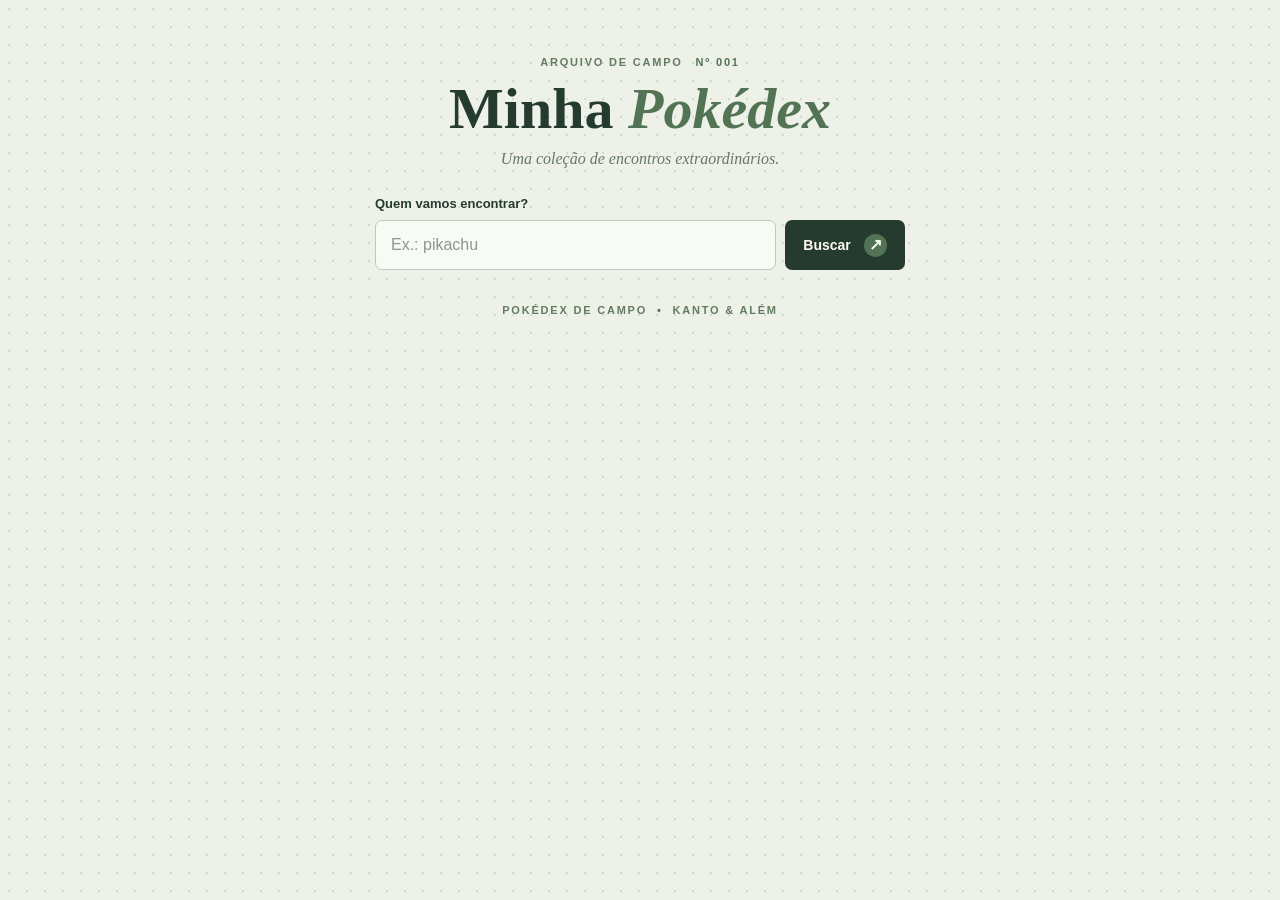
<file: API Pokemon/index.html>
<!DOCTYPE html>
<html lang="pt-BR">

<head>
    <meta charset="UTF-8">
    <meta name="viewport" content="width=device-width, initial-scale=1.0">
    <meta name="theme-color" content="#f4eee0">
    <title>Minha Pokédex</title>
    <link rel="stylesheet" href="style.css">
</head>

<body>
    <main class="pokedex">
        <header class="page-header">
            <p class="edition">Arquivo de campo <span>nº 001</span></p>
            <h1>Minha <span>Pokédex</span></h1>
            <p class="subtitle">Uma coleção de encontros extraordinários.</p>
        </header>

        <section class="search" aria-label="Buscar Pokémon">
            <label for="input">Quem vamos encontrar?</label>
            <div class="search-controls">
                <input type="text" id="input" placeholder="Ex.: pikachu" autocomplete="off">
                <button id="botao" type="button" aria-label="Buscar Pokémon">
                    <span>Buscar</span>
                    <span class="search-icon" aria-hidden="true">↗</span>
                </button>
            </div>
        </section>

        <div id="resultado" aria-live="polite"></div>
        <p class="footnote">POKÉDEX DE CAMPO <span>•</span> KANTO &amp; ALÉM</p>
    </main>

    <script src="script.js"></script>
</body>

</html>
</file>
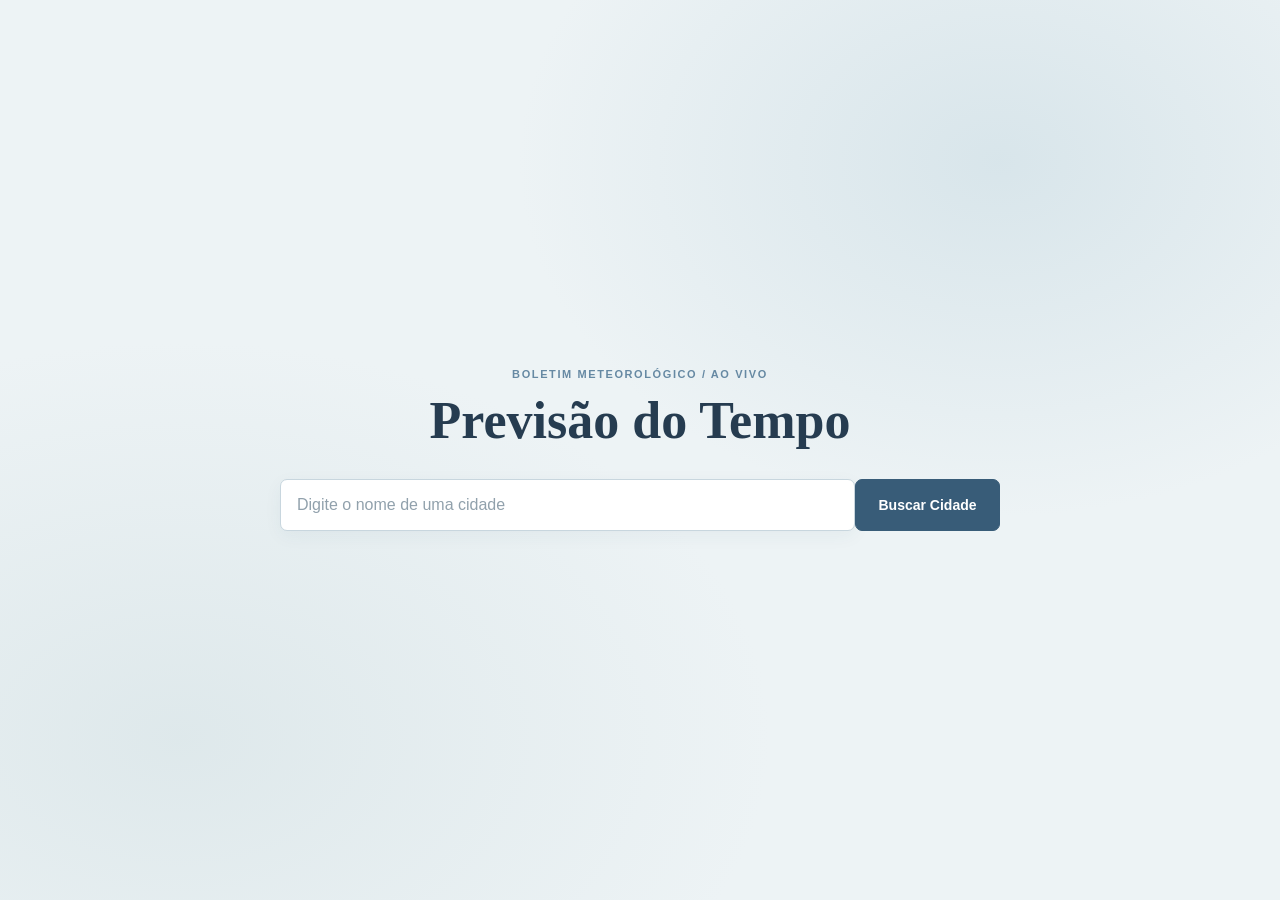
<file: Clima/index.html>
<!DOCTYPE html>
<html lang="pt-BR">
<head>
    <meta charset="UTF-8">
    <meta name="viewport" content="width=device-width, initial-scale=1.0">
    <title>Clima</title>
    <link rel="stylesheet" href="style.css">
</head>
<body>
    <h1>Previsão do Tempo</h1>

    <input type="text" id="input" placeholder="Digite o nome de uma cidade" aria-label="Nome da cidade">
    <button id="buscar" type="button">Buscar Cidade</button>
    <div id="resultado"></div>

    <script src="script.js"></script>
</body>
</html>
</file>
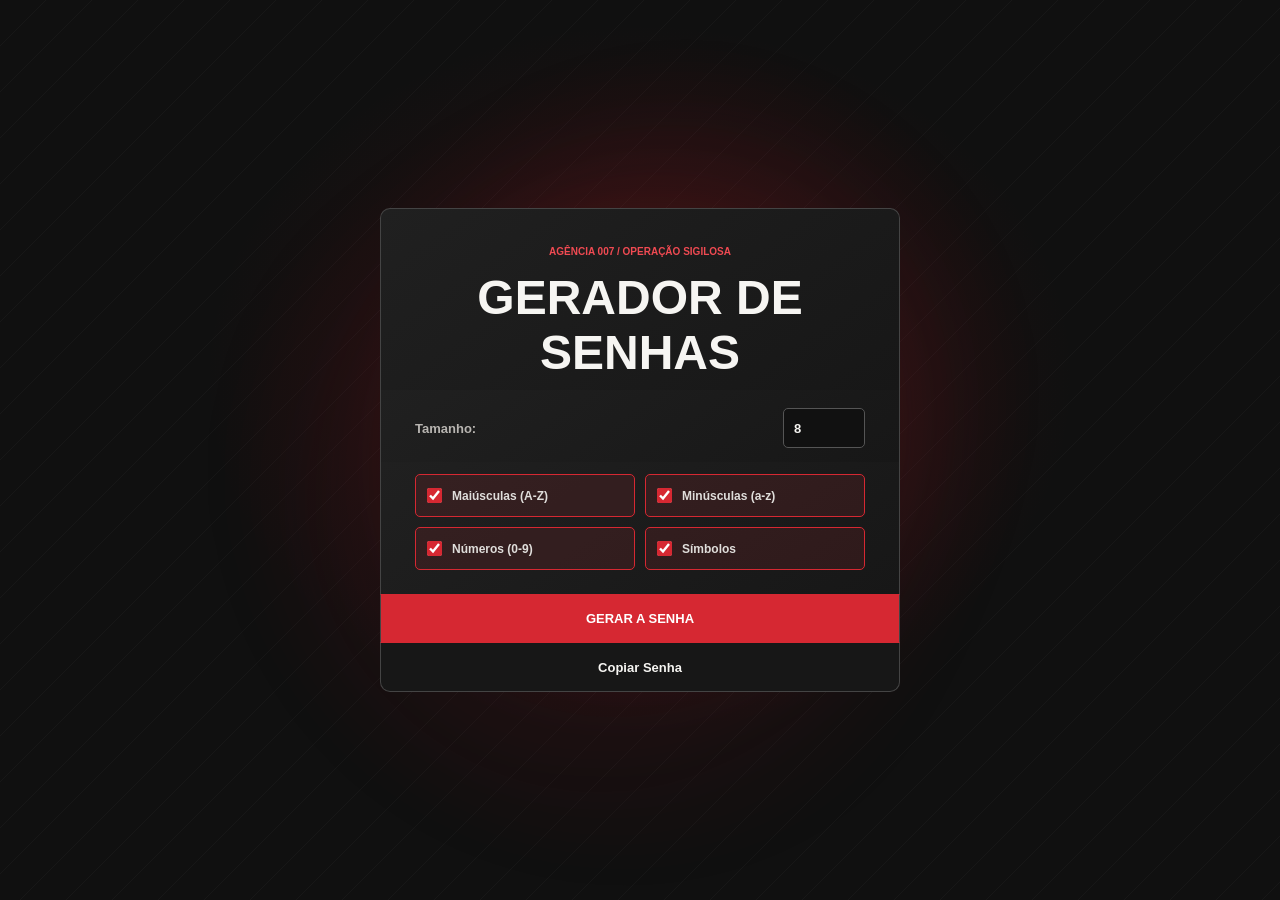
<file: Senha/index.html>
<!DOCTYPE html>
<html lang="en">
<head>
    <meta charset="UTF-8">
    <meta name="viewport" content="width=device-width, initial-scale=1.0">
    <link rel="stylesheet" href="style.css">
    <title>Senha</title>
</head>
<body>
    <h1>Gerador de Senhas</h1>
    <label>Tamanho: <input type="number" id="tamanho" value="8" min="4" max="32"></label>

    <div>
        <label><input type="checkbox" id="maiusculas" checked>Maiúsculas (A-Z)</label>
        <label><input type="checkbox" id="minusculas" checked>Minúsculas (a-z)</label>
        <label><input type="checkbox" id="numeros" checked>Números (0-9)</label>
        <label><input type="checkbox" id="simbolos" checked>Símbolos</label>
    </div>
    <button id="gerar">Gerar a senha</button>
    <p id="resultado"></p>
    <button id="copiar">Copiar Senha</button>

    <script src="script.js"></script>
</body>
</html>
</file>
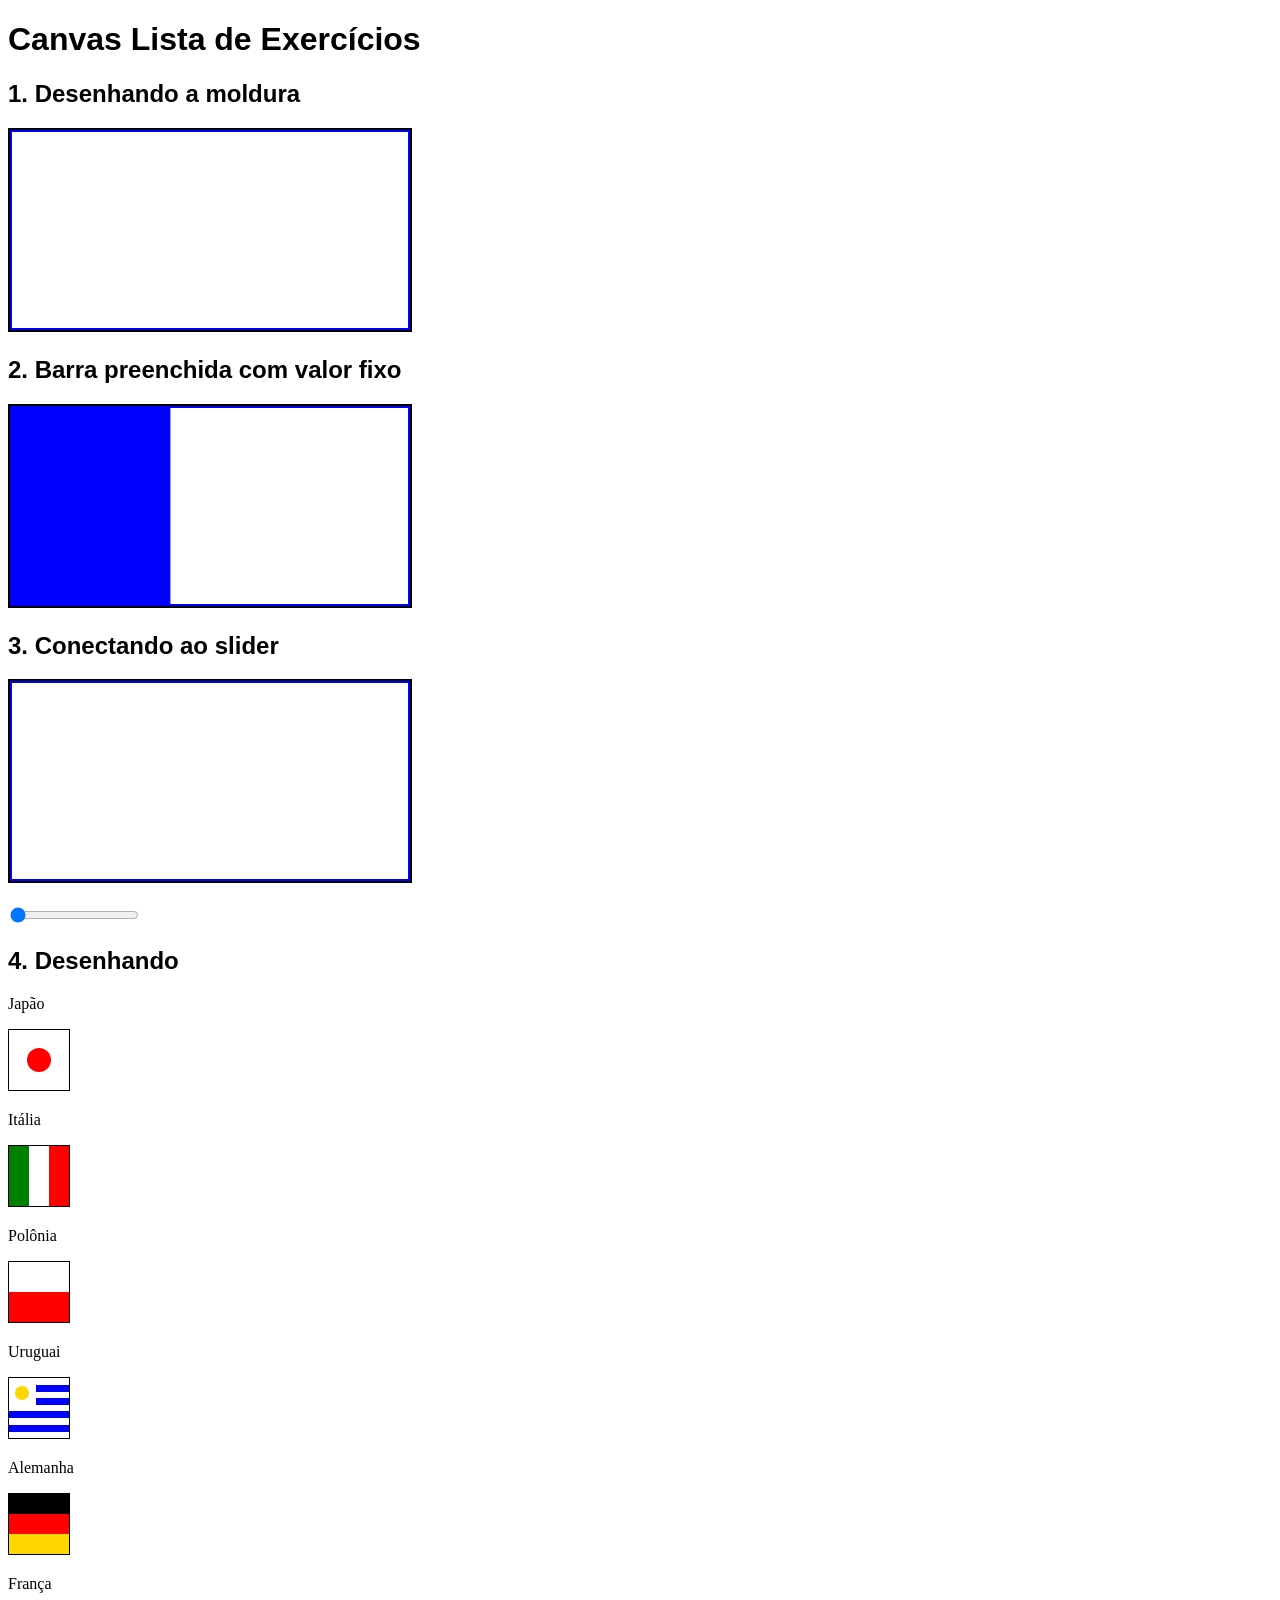
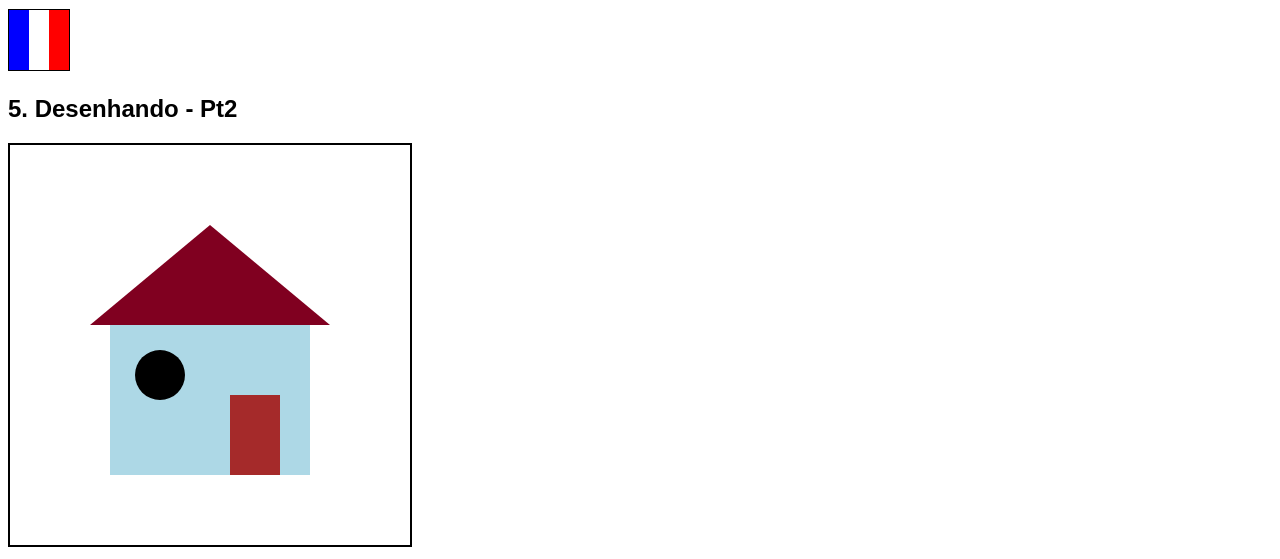
<file: Canvas/canvas.html>
<!DOCTYPE html>
<html lang="pt-br">

<head>
    <meta charset="UTF-8">
    <title>Canvas Lista de Exercícios</title>
    <link rel="stylesheet" href="canvas.css">
</head>

<body>

    <h1>Canvas Lista de Exercícios</h1>

    <h2>1. Desenhando a moldura</h2>
    <canvas id="canvas1" width="400" height="200" style="border: 2px solid black;"></canvas>


    <h2>2. Barra preenchida com valor fixo</h2>
    <canvas id="canvas2" width="400" height="200" style="border: 2px solid black;"></canvas>


    <h2>3. Conectando ao slider</h2>
    <canvas id="canvas3" width="400" height="200" style="border: 2px solid black;"></canvas>
    <br><br>
    <input type="range" id="progresso" min="0" max="200" value="0">


    <h2>4. Desenhando</h2>
    <p>Japão</p>
    <canvas id="japao" width="60" height="60" style="border: 1px solid black;"></canvas>
    <p>Itália</p>
    <canvas id="italia" width="60" height="60" style="border: 1px solid black;"></canvas>
    <p>Polônia</p>
    <canvas id="polonia" width="60" height="60" style="border: 1px solid black;"></canvas>
    <p>Uruguai</p>
    <canvas id="uruguai" width="60" height="60" style="border: 1px solid black;"></canvas>
    <p>Alemanha</p>
    <canvas id="alemanha" width="60" height="60" style="border: 1px solid black;"></canvas>
    <p>França</p>
    <canvas id="franca" width="60" height="60" style="border: 1px solid black;"></canvas>


    <h2>5. Desenhando - Pt2</h2>
    <canvas id="canvas5" width="400" height="400" style="border: 2px solid black;"></canvas>
    <script src="canvas.js"></script>

</body>
</html>
</file>
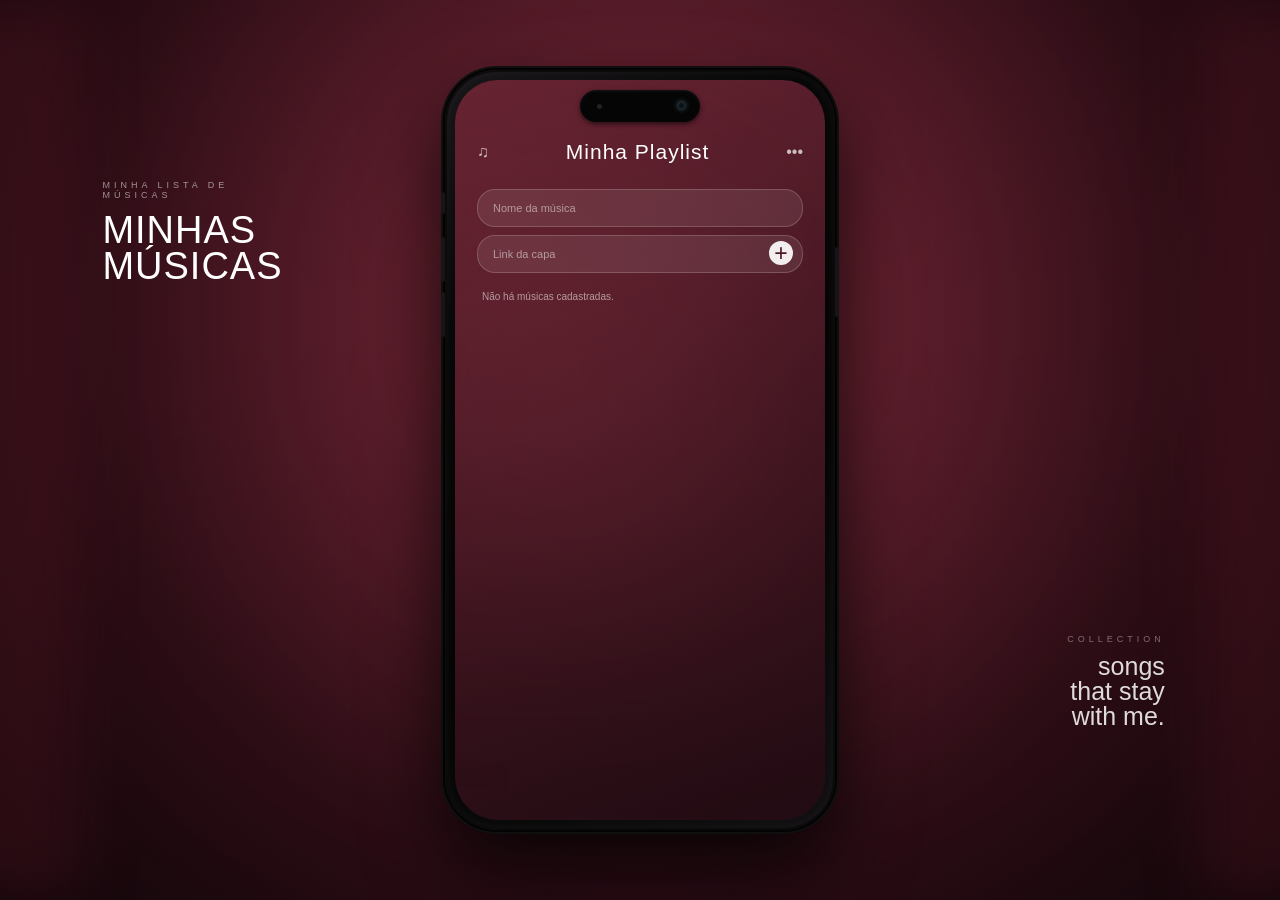
<file: LocalStorage/local.html>
<!DOCTYPE html>
<html lang="pt-br">

<head>
    <meta charset="UTF-8">
    <meta name="viewport" content="width=device-width, initial-scale=1.0">
    <title>LocalStorage - Música</title>

    <link rel="stylesheet" href="local.css">
</head>

<body>

    <div class="lado-esquerdo"></div>
    <div class="lado-direito"></div>

    <main>

        <div class="titulo">
            <p>MINHA LISTA DE MÚSICAS</p>
            <h1>MINHAS<br>MÚSICAS</h1>
        </div>

        <div class="celular">


            <div class="botao-silencioso"></div>
            <div class="botao-volume-1"></div>
            <div class="botao-volume-2"></div>
            <div class="botao-lateral"></div>


            <div class="tela">

                <div class="camera">

                    <div class="camera-ponto"></div>

                    <div class="camera-lente"></div>

                </div>


                <div class="conteudo">

                    <div class="topo">
                        <span>♫</span>

                        <h2>Minha Playlist</h2>

                        <span>•••</span>
                    </div>


                    <div class="adicionar">

                        <input type="text" id="musica" placeholder="Nome da música">

                        <input type="text" id="imagem" placeholder="Link da capa">

                        <button id="adicionar">+</button>

                    </div>


                    <p id="mensagem"></p>


                    <ul id="lista"></ul>

                </div>

            </div>

        </div>


        <div class="texto-lateral">

            <p>COLLECTION</p>

            <span>
                songs<br>
                that stay<br>
                with me.
            </span>

        </div>

    </main>


    <script src="local.js"></script>

</body>

</html>
</file>
<file: API Pokemon/style.css>
:root {
	color-scheme: light;
	--ink: #263b30;
	--muted: #68776c;
	--paper: #edf1e8;
	--accent: #527354;
	--highlight: #a8bb91;
	--green: #627b61;
}

* {
	box-sizing: border-box;
}

body {
	min-width: 320px;
	min-height: 100vh;
	margin: 0;
	padding: 56px 20px 40px;
	color: var(--ink);
	background-color: var(--paper);
	background-image: radial-gradient(#d0dacb 0.8px, transparent 0.8px);
	background-size: 18px 18px;
	font-family: "Trebuchet MS", "Segoe UI", sans-serif;
}

.pokedex {
	width: min(100%, 530px);
	margin: 0 auto;
}

.page-header {
	margin-bottom: 28px;
	text-align: center;
}

.edition,
.footnote {
	color: var(--green);
	font-size: 11px;
	font-weight: 800;
	letter-spacing: 1.8px;
	text-transform: uppercase;
}

.edition {
	margin: 0 0 12px;
}

.edition span {
	margin-left: 8px;
	color: var(--accent);
}

h1 {
	margin: 0;
	font-family: Georgia, "Times New Roman", serif;
	font-size: clamp(38px, 10vw, 58px);
	font-weight: 700;
	line-height: 1;
}

h1 span {
	color: var(--accent);
	font-style: italic;
}

.subtitle {
	margin: 12px 0 0;
	color: var(--muted);
	font-family: Georgia, "Times New Roman", serif;
	font-size: 16px;
	font-style: italic;
}

.search {
	margin-bottom: 30px;
}

.search label {
	display: block;
	margin-bottom: 9px;
	font-size: 13px;
	font-weight: 800;
}

.search-controls {
	display: flex;
	gap: 9px;
}

#input {
	width: 100%;
	min-width: 0;
	height: 50px;
	padding: 0 15px;
	border: 1.5px solid #bdcabb;
	border-radius: 7px;
	outline: none;
	color: var(--ink);
	background: #f8faf5;
	font: inherit;
	transition: border-color 160ms ease, box-shadow 160ms ease;
}

#input::placeholder {
	color: #8b988a;
}

#input:focus {
	border-color: var(--green);
	box-shadow: 0 0 0 3px rgb(98 123 97 / 18%);
}

#botao {
	display: inline-flex;
	flex: 0 0 auto;
	align-items: center;
	justify-content: center;
	gap: 13px;
	min-width: 120px;
	height: 50px;
	padding: 0 15px;
	border: 0;
	border-radius: 7px;
	color: #fffaf0;
	background: var(--ink);
	cursor: pointer;
	font: inherit;
	font-size: 14px;
	font-weight: 800;
	transition: background-color 160ms ease, transform 160ms ease;
}

#botao:hover {
	background: #3c6047;
	transform: translateY(-1px);
}

#botao:focus-visible {
	outline: 3px solid var(--highlight);
	outline-offset: 3px;
}

.search-icon {
	display: grid;
	width: 23px;
	height: 23px;
	place-items: center;
	border-radius: 50%;
	color: #f5f7ef;
	background: var(--accent);
	font-size: 16px;
	line-height: 1;
}

#resultado:empty {
	display: none;
}

#resultado {
	position: relative;
	overflow: hidden;
	width: min(100%, 370px);
	min-height: 430px;
	margin: 0 auto;
	padding: 20px;
	border: 2px solid #385742;
	border-radius: 13px;
	color: var(--ink);
	background: #aabd91;
	box-shadow: 0 5px 0 #718a67, 0 12px 26px rgb(38 59 48 / 16%);
	text-align: center;
}

#resultado:has(img)::before {
	position: absolute;
	z-index: 0;
	inset: 8px;
	border: 1px solid rgb(255 255 255 / 62%);
	border-radius: 8px;
	content: "";
	pointer-events: none;
}

#resultado h2 {
	position: relative;
	z-index: 1;
	margin: 0 0 14px;
	padding: 0 4px 12px;
	border-bottom: 2px solid rgb(56 87 66 / 35%);
	color: #2d4938;
	font-family: Georgia, "Times New Roman", serif;
	font-size: 27px;
	font-variant: small-caps;
	line-height: 1.1;
	text-transform: capitalize;
}

#resultado img {
	position: relative;
	z-index: 1;
	display: block;
	width: 100%;
	height: 270px;
	margin: 0 auto;
	border: 2px solid #45634a;
	border-radius: 5px;
	background-color: #dce5d4;
	background-image: radial-gradient(#c1d0b8 1px, transparent 1px);
	background-size: 13px 13px;
	image-rendering: pixelated;
	object-fit: contain;
}

#resultado:has(img)::after {
	position: relative;
	z-index: 1;
	display: block;
	margin-top: 17px;
	color: #3c5945;
	content: "REGISTRO DE POKÉMON  •  KANTO & ALÉM";
	font-size: 9px;
	font-weight: 900;
	letter-spacing: 1.2px;
}

#resultado:not(:has(img)) {
	display: grid;
	min-height: 90px;
	place-items: center;
	border-color: #c3d1bf;
	color: #49634c;
	background: #e4ece1;
	box-shadow: none;
	font-size: 14px;
	font-weight: 700;
}

.footnote {
	margin: 34px 0 0;
	text-align: center;
}

.footnote span {
	padding: 0 5px;
	color: var(--accent);
}

@media (max-width: 420px) {
	body {
		padding: 42px 16px 30px;
	}

	.search-controls {
		gap: 7px;
	}

	#botao {
		min-width: 104px;
		gap: 8px;
		padding: 0 11px;
	}

	#resultado {
		min-height: 390px;
		padding: 17px;
	}

	#resultado img {
		height: 235px;
	}
}
</file>
<file: Clima/style.css>
:root {
	color-scheme: light;
	--ink: #263c50;
	--muted: #738797;
	--blue: #6689a3;
	--blue-deep: #385c78;
	--line: #d7e2e8;
	--surface: #ffffff;
	--canvas: #edf3f5;
}

* {
	box-sizing: border-box;
}

body {
	display: grid;
	grid-template-columns: minmax(0, 575px) 145px;
	justify-content: center;
	align-content: center;
	align-items: center;
	min-height: 100vh;
	width: auto;
	margin: 0;
	padding: 56px 20px;
	color: var(--ink);
	background:
		radial-gradient(ellipse at 78% 18%, rgb(199 218 226 / 55%), transparent 34%),
		radial-gradient(ellipse at 14% 82%, rgb(213 226 229 / 62%), transparent 38%),
		var(--canvas);
	font-family: "Trebuchet MS", "Segoe UI", sans-serif;
}

h1 {
	grid-column: 1 / -1;
	width: 100%;
	margin: 0 0 30px;
	color: var(--ink);
	font-family: Georgia, "Times New Roman", serif;
	font-size: clamp(36px, 8vw, 52px);
	font-weight: 600;
	line-height: 1.08;
	text-align: center;
}

h1::before {
	display: block;
	margin-bottom: 12px;
	color: var(--blue);
	content: "BOLETIM METEOROLÓGICO  /  AO VIVO";
	font-family: "Trebuchet MS", "Segoe UI", sans-serif;
	font-size: 11px;
	font-weight: 800;
	letter-spacing: 1.6px;
}

#input,
#buscar {
	height: 52px;
	border-radius: 7px;
	font: inherit;
}

#input {
	width: 100%;
	padding: 0 16px;
	border: 1px solid #c8d6de;
	outline: none;
	color: var(--ink);
	background: var(--surface);
	box-shadow: 0 5px 18px rgb(48 73 91 / 5%);
	transition: border-color 160ms ease, box-shadow 160ms ease;
}

#input::placeholder {
	color: #91a1ac;
}

#input:focus {
	border-color: var(--blue);
	box-shadow: 0 0 0 3px rgb(102 137 163 / 17%);
}

#buscar {
	width: 100%;
	margin: 0;
	padding: 0 18px;
	border: 1px solid var(--blue-deep);
	color: #fff;
	background: var(--blue-deep);
	font-size: 14px;
	font-weight: 700;
	cursor: pointer;
	transition: background-color 160ms ease, transform 160ms ease;
}

#buscar:hover {
	background: #2e4d65;
	transform: translateY(-1px);
}

#buscar:focus-visible {
	outline: 3px solid #9db5c5;
	outline-offset: 3px;
}

#resultado:empty {
	display: none;
}

#resultado {
	grid-column: 1 / -1;
	width: 100%;
	margin-top: 26px;
	padding: 26px;
	border: 1px solid var(--line);
	border-radius: 10px;
	background: rgb(255 255 255 / 88%);
	box-shadow: 0 14px 36px rgb(47 73 90 / 8%);
	animation: arrive 300ms ease both;
}

#resultado h2:first-of-type {
	margin: 0 0 16px;
	color: var(--muted);
	font-size: 14px;
	font-weight: 700;
}

#resultado h2:nth-of-type(2) {
	margin: 0 0 8px;
	color: var(--blue-deep);
	font-family: Georgia, "Times New Roman", serif;
	font-size: 29px;
	font-weight: 600;
}

#resultado p {
	margin: 0;
	color: var(--ink);
	font-size: 18px;
	font-weight: 700;
}

#resultado ul {
	display: grid;
	grid-template-columns: repeat( auto-fit, minmax(150px, 1fr) );
	gap: 9px;
	margin: 24px 0 0;
	padding: 18px 0 0;
	border-top: 1px solid var(--line);
	list-style: none;
}

#resultado li {
	min-height: 62px;
	padding: 12px;
	border: 1px solid #e0e9ed;
	border-radius: 6px;
	color: #496174;
	background: #f4f8f9;
	font-size: 13px;
	font-weight: 700;
	line-height: 1.5;
}

#resultado:not(:has(ul)) {
	color: var(--blue-deep);
	font-size: 15px;
	font-weight: 700;
}

@keyframes arrive {
	from {
		opacity: 0;
		transform: translateY(7px);
	}
	to {
		opacity: 1;
		transform: translateY(0);
	}
}

@media (max-width: 680px) {
	body {
		grid-template-columns: minmax(0, 1fr);
		align-content: start;
		padding: 15vh 16px 40px;
	}

	h1 {
		margin-bottom: 24px;
	}

	h1::before {
		font-size: 9px;
	}

	#input,
	#buscar {
		width: 100%;
		margin: 0;
	}

	#buscar {
		margin-top: 9px;
	}

	#resultado {
		margin-top: 22px;
		padding: 20px;
	}

	#resultado ul {
		grid-template-columns: repeat(2, minmax(0, 1fr));
	}
}
</file>
<file: Senha/style.css>
:root {
	color-scheme: dark;
	--night: #101010;
	--panel: #1b1b1b;
	--panel-light: #292929;
	--red: #d62832;
	--red-light: #f04a52;
	--text: #f6f5f2;
	--muted: #b8b5b1;
}

* {
	box-sizing: border-box;
}

body {
	position: relative;
	isolation: isolate;
	display: flex;
	min-height: 100vh;
	flex-direction: column;
	align-items: center;
	justify-content: center;
	margin: 0;
	padding: 48px 20px;
	color: var(--text);
	background:
		radial-gradient(ellipse at 50% 42%, rgb(164 24 32 / 20%), transparent 48%),
		linear-gradient(135deg, transparent 49.8%, rgb(255 255 255 / 3%) 50%, transparent 50.2%),
		var(--night);
	background-size: auto, 46px 46px, auto;
	font-family: "Arial Black", Impact, sans-serif;
}

body::before {
	position: fixed;
	z-index: -1;
	top: 50%;
	left: 50%;
	width: min(780px, 112vw);
	aspect-ratio: 1;
	border-radius: 50%;
	background:
		radial-gradient(ellipse at 47% 48%, rgb(214 40 50 / 42%), transparent 37%),
		radial-gradient(ellipse at 56% 43%, rgb(164 24 32 / 38%), transparent 53%),
		radial-gradient(ellipse at 43% 58%, rgb(115 16 24 / 32%), transparent 61%);
	content: "";
	filter: blur(38px);
	opacity: 0.8;
	pointer-events: none;
	transform: translate(-50%, -50%);
	animation: red-haze 6s ease-in-out infinite alternate;
}

@keyframes red-haze {
	from {
		opacity: 0.58;
		transform: translate(-50%, -50%) scale(0.94);
	}
	to {
		opacity: 0.88;
		transform: translate(-50%, -50%) scale(1.04);
	}
}

h1 {
	position: relative;
	width: min(100%, 520px);
	margin: 0;
	padding: 37px 34px 10px;
	border: 1px solid #444;
	border-bottom: 0;
	border-radius: 10px 10px 0 0;
	color: var(--text);
	background: linear-gradient(145deg, #202020, #171717);
	font-family: Impact, "Arial Black", sans-serif;
	font-size: clamp(34px, 8vw, 48px);
	font-weight: 900;
	text-align: center;
	text-transform: uppercase;
}

h1::before {
	display: block;
	margin-bottom: 13px;
	color: var(--red-light);
	content: "AGÊNCIA 007  /  OPERAÇÃO SIGILOSA";
	font-family: "Arial Black", Impact, sans-serif;
	font-size: 10px;
	font-weight: 800;
	letter-spacing: 0;
}

body > label,
body > div,
#gerar,
#resultado,
#copiar {
	width: min(100%, 520px);
	border-right: 1px solid #444;
	border-left: 1px solid #444;
	background: linear-gradient(145deg, #202020, #171717);
}

body > label {
	display: flex;
	align-items: center;
	justify-content: space-between;
	gap: 16px;
	padding: 18px 34px 14px;
	color: var(--muted);
	font-size: 13px;
	font-weight: 800;
}

#tamanho {
	width: 82px;
	height: 40px;
	padding: 0 10px;
	border: 1px solid #555;
	border-radius: 5px;
	outline: none;
	color: var(--text);
	background: #111;
	font: inherit;
	font-variant-numeric: tabular-nums;
}

#tamanho:focus {
	border-color: var(--red);
	box-shadow: 0 0 0 3px rgb(214 40 50 / 20%);
}

body > div {
	display: grid;
	grid-template-columns: repeat(2, minmax(0, 1fr));
	gap: 10px;
	padding: 12px 34px 24px;
}

body > div label {
	display: flex;
	min-height: 43px;
	align-items: center;
	gap: 10px;
	padding: 0 11px;
	border: 1px solid #3d3d3d;
	border-radius: 5px;
	color: #e0dedb;
	background: rgb(10 10 10 / 35%);
	font-size: 12px;
	font-weight: 700;
	cursor: pointer;
	transition: border-color 160ms ease, background-color 160ms ease;
}

body > div label:has(input:checked) {
	border-color: var(--red);
	background: rgb(214 40 50 / 12%);
}

body > div input {
	width: 15px;
	height: 15px;
	flex: 0 0 auto;
	margin: 0;
	accent-color: var(--red);
	cursor: pointer;
}

#gerar,
#copiar {
	min-height: 49px;
	border-top: 0;
	color: var(--text);
	font: inherit;
	font-size: 13px;
	font-weight: 800;
	cursor: pointer;
	transition: background-color 160ms ease, color 160ms ease, transform 160ms ease;
}

#gerar {
	width: min(100%, 520px);
	border-top: 1px solid var(--red);
	border-bottom: 1px solid var(--red);
	border-radius: 0;
	color: #fff;
	background: var(--red);
	letter-spacing: 0;
	text-transform: uppercase;
}

#gerar:hover {
	background: #ed3741;
	transform: translateY(-1px);
}

#resultado {
	display: grid;
	min-height: 79px;
	place-items: center;
	margin: 0;
	padding: 18px 24px;
	border-bottom: 0;
	color: var(--red-light);
	font-family: Consolas, "Courier New", monospace;
	font-size: clamp(17px, 5vw, 23px);
	font-weight: 700;
	letter-spacing: 0;
	overflow-wrap: anywhere;
	text-align: center;
}

#resultado:empty {
	display: none;
}

#copiar {
	margin-bottom: 0;
	border-bottom: 1px solid #444;
	border-radius: 0 0 10px 10px;
	color: var(--text);
	background: #171717;
}

#copiar:hover {
	color: #fff;
	background: var(--panel-light);
	border-color: var(--red);
}

#gerar:focus-visible,
#copiar:focus-visible,
body > div label:has(input:focus-visible) {
	outline: 2px solid var(--red-light);
	outline-offset: 3px;
}

@media (max-width: 420px) {
	body {
		padding: 28px 16px;
	}

	h1 {
		padding: 29px 20px 8px;
	}

	body > label {
		padding-right: 20px;
		padding-left: 20px;
	}

	body > div {
		gap: 8px;
		padding: 10px 20px 20px;
	}

	body > div label {
		gap: 7px;
		padding: 0 8px;
		font-size: 11px;
	}
}
</file>
<file: Canvas/canvas.css>
h2 {
    font-family: 'Lucida Sans', 'Lucida Sans Regular', 'Lucida Grande', 'Lucida Sans Unicode', Geneva, Verdana, sans-serif;
}
h1 {
    font-family: 'Lucida Sans', 'Lucida Sans Regular', 'Lucida Grande', 'Lucida Sans Unicode', Geneva, Verdana, sans-serif;
}
</file>
<file: LocalStorage/local.css>
* {
    margin: 0;
    padding: 0;
    box-sizing: border-box;
}

body {
    font-family: Arial, sans-serif;
    min-height: 100vh;

    background:
        radial-gradient(
            circle at 50% 35%,
            #7a2635 0%,
            #541b28 30%,
            #2b0d15 65%,
            #100609 100%
        );

    color: white;
    overflow: hidden;
}


/* =========================
   BRILHO DO FUNDO
========================= */

body::before {
    content: "";

    position: fixed;

    width: 600px;
    height: 600px;

    left: 50%;
    top: 35%;

    transform: translate(-50%, -50%);

    background: #8b3040;

    filter: blur(150px);

    opacity: 0.28;

    pointer-events: none;
}


/* =========================
   LATERAIS
========================= */

.lado-esquerdo,
.lado-direito {
    position: fixed;

    width: 180px;
    height: 100vh;

    background: rgba(91, 24, 39, 0.45);

    filter: blur(30px);

    opacity: 0.7;
}

.lado-esquerdo {
    left: -100px;
}

.lado-direito {
    right: -100px;
}


/* =========================
   PRINCIPAL
========================= */

main {
    width: 100%;
    height: 100vh;

    display: flex;

    justify-content: center;
    align-items: center;

    position: relative;
}


/* =========================
   TÍTULO LATERAL
========================= */

.titulo {
    position: absolute;

    left: 8%;
    top: 20%;

    width: 190px;

    z-index: 2;
}

.titulo p {
    font-size: 9px;

    letter-spacing: 4px;

    color: rgba(255, 255, 255, 0.55);

    margin-bottom: 12px;
}

.titulo h1 {
    font-size: 38px;

    line-height: 0.95;

    letter-spacing: 1px;

    font-weight: 500;

    transition: letter-spacing 0.4s;
}


/* Hover do título */

.titulo h1:hover {
    letter-spacing: 3px;
}


/* =========================
   CELULAR
   SEM MOVIMENTO
========================= */

.celular {
    position: relative;

    width: 390px;
    height: 760px;

    padding: 8px;

    border-radius: 52px;

    background:
        linear-gradient(
            145deg,
            #181618,
            #080708 25%,
            #040404 60%,
            #121012
        );

    border: 2px solid #0c0b0c;

    z-index: 5;

    box-shadow:
        0 0 0 2px #030303,
        0 0 0 4px #100f10,
        inset 0 0 10px rgba(255, 255, 255, 0.05),
        0 35px 80px rgba(0, 0, 0, 0.85);
}


/* =========================
   TELA
========================= */

.tela {
    width: 100%;
    height: 100%;

    border-radius: 43px;

    overflow: hidden;

    position: relative;

    background:
        linear-gradient(
            160deg,
            #652331,
            #401520 48%,
            #210b12 100%
        );

    color: white;
}


/* =========================
   BRILHO DA TELA
========================= */

.tela::before {
    content: "";

    position: absolute;

    width: 400px;
    height: 400px;

    left: -100px;
    top: 100px;

    background: #a13b4b;

    filter: blur(110px);

    opacity: 0.22;

    pointer-events: none;
}


/* =========================
   DYNAMIC ISLAND
   SEM MOVIMENTO
========================= */

.camera {
    position: absolute;

    width: 120px;
    height: 32px;

    top: 10px;
    left: 50%;

    transform: translateX(-50%);

    background: #050505;

    border-radius: 20px;

    z-index: 20;

    box-shadow:
        inset 0 1px 3px rgba(255, 255, 255, 0.08),
        0 2px 5px rgba(0, 0, 0, 0.6);
}


/* =========================
   CÂMERA
========================= */

.camera-lente {
    position: absolute;

    width: 9px;
    height: 9px;

    right: 14px;
    top: 11px;

    border-radius: 50%;

    background: #07131a;

    border: 2px solid #222;

    box-shadow:
        0 0 5px rgba(75, 130, 150, 0.5);
}

.camera-ponto {
    position: absolute;

    width: 5px;
    height: 5px;

    left: 17px;
    top: 14px;

    border-radius: 50%;

    background: #222;
}


/* =========================
   BOTÕES DO CELULAR
========================= */

.botao-silencioso,
.botao-volume-1,
.botao-volume-2,
.botao-lateral {
    position: absolute;

    width: 4px;

    background: #171517;

    border-radius: 4px;

    z-index: 2;
}

.botao-silencioso {
    left: -6px;

    top: 120px;

    height: 22px;
}

.botao-volume-1 {
    left: -6px;

    top: 165px;

    height: 45px;
}

.botao-volume-2 {
    left: -6px;

    top: 220px;

    height: 45px;
}

.botao-lateral {
    right: -6px;

    top: 175px;

    height: 70px;
}


/* =========================
   CONTEÚDO
========================= */

.conteudo {
    position: relative;

    z-index: 2;

    width: 100%;
    height: 100%;

    padding: 60px 22px 20px;
}


/* =========================
   TOPO
========================= */

.topo {
    display: flex;

    align-items: center;

    justify-content: space-between;

    margin-bottom: 25px;
}

.topo h2 {
    font-size: 21px;

    font-weight: 500;

    letter-spacing: 1px;
}

.topo span {
    color: rgba(255, 255, 255, 0.7);

    font-size: 16px;
}


/* =========================
   ADICIONAR
========================= */

.adicionar {
    display: flex;

    flex-direction: column;

    gap: 8px;

    position: relative;
}

.adicionar input {
    width: 100%;

    height: 38px;

    border: 1px solid rgba(255, 255, 255, 0.18);

    border-radius: 18px;

    padding: 0 15px;

    color: white;

    background: rgba(255, 255, 255, 0.09);

    outline: none;

    font-size: 11px;

    backdrop-filter: blur(12px);
}

.adicionar input::placeholder {
    color: rgba(255, 255, 255, 0.5);
}

.adicionar input:focus {
    border-color: rgba(255, 255, 255, 0.45);

    background: rgba(255, 255, 255, 0.15);
}


/* =========================
   BOTÃO +
========================= */

#adicionar {
    position: absolute;
    right: 10px;

    bottom: 8px;

    width: 24px;
    height: 24px;

    border: none;

    border-radius: 50%;

    background: rgba(255, 255, 255, 0.92);

    color: #4a1520;

    font-size: 23px;

    cursor: pointer;

    display: flex;

    align-items: center;

    justify-content: center;

    padding: 0;
}


/* =========================
   MENSAGEM
========================= */

#mensagem {
    font-size: 10px;

    color: rgba(255, 255, 255, 0.55);

    margin: 18px 5px 10px;
}


/* =========================
   LISTA
========================= */

#lista {
    list-style: none;

    height: 500px;

    overflow-y: auto;

    padding-right: 4px;
}

#lista::-webkit-scrollbar {
    width: 3px;
}

#lista::-webkit-scrollbar-thumb {
    background: rgba(255, 255, 255, 0.3);

    border-radius: 10px;
}


/* =========================
   CARDS DAS MÚSICAS
========================= */

#lista li {
    display: flex;

    align-items: center;

    gap: 11px;

    padding: 9px;

    margin-bottom: 10px;

    border-radius: 17px;

    background: rgba(255, 255, 255, 0.11);

    border: 1px solid rgba(255, 255, 255, 0.08);

    backdrop-filter: blur(15px);

    cursor: pointer;

    animation: aparecer 0.4s ease;

    transition: background 0.3s;
}


/* ÚNICO HOVER DOS CARDS */

#lista li:hover {
    background: rgba(255, 255, 255, 0.20);
}


/* =========================
   CAPA DA MÚSICA
========================= */

#lista img {
    width: 58px;
    height: 58px;

    object-fit: cover;

    border-radius: 11px;

    background: rgba(255, 255, 255, 0.15);
}


/* =========================
   NOME DA MÚSICA
========================= */

#lista span {
    flex: 1;

    font-size: 12px;

    font-weight: 500;

    color: white;
}


/* =========================
   CORAÇÃO
========================= */

#lista li button:first-of-type {
    border: none;

    background: transparent;

    color: rgba(255, 255, 255, 0.7);

    font-size: 21px;

    cursor: pointer;
}


/* =========================
   APAGAR
========================= */

#lista li button:last-of-type {
    border: 1px solid rgba(255, 255, 255, 0.15);

    background: rgba(0, 0, 0, 0.2);

    color: rgba(255, 255, 255, 0.65);

    border-radius: 9px;

    padding: 6px 8px;

    font-size: 8px;

    cursor: pointer;
}


/* =========================
   ANIMAÇÃO AO ADICIONAR
========================= */

@keyframes aparecer {

    from {
        opacity: 0;

        transform: translateY(15px);
    }

    to {
        opacity: 1;

        transform: translateY(0);
    }
}


/* =========================
   TEXTO LATERAL
========================= */

.texto-lateral {
    position: absolute;

    right: 9%;
    bottom: 19%;

    text-align: right;
}

.texto-lateral p {
    font-size: 9px;

    letter-spacing: 4px;

    color: rgba(255, 255, 255, 0.4);

    margin-bottom: 10px;
}

.texto-lateral span {
    font-size: 25px;

    line-height: 1;

    color: rgba(255, 255, 255, 0.85);

    transition:
        color 0.4s,
        letter-spacing 0.4s;
}


/* Hover do texto lateral */

.texto-lateral:hover span {
    color: #e0a0aa;

    letter-spacing: 2px;
}


/* =========================
   RESPONSIVO
========================= */

@media (max-width: 900px) {

    .titulo,
    .texto-lateral {
        display: none;
    }

    .celular {
        width: 370px;
        height: 720px;
    }
}

@media (max-width: 450px) {

    body {
        overflow: auto;
    }

    .lado-esquerdo,
    .lado-direito {
        display: none;
    }

    .celular {
        width: 95%;
        height: 700px;
    }
}
</file>
